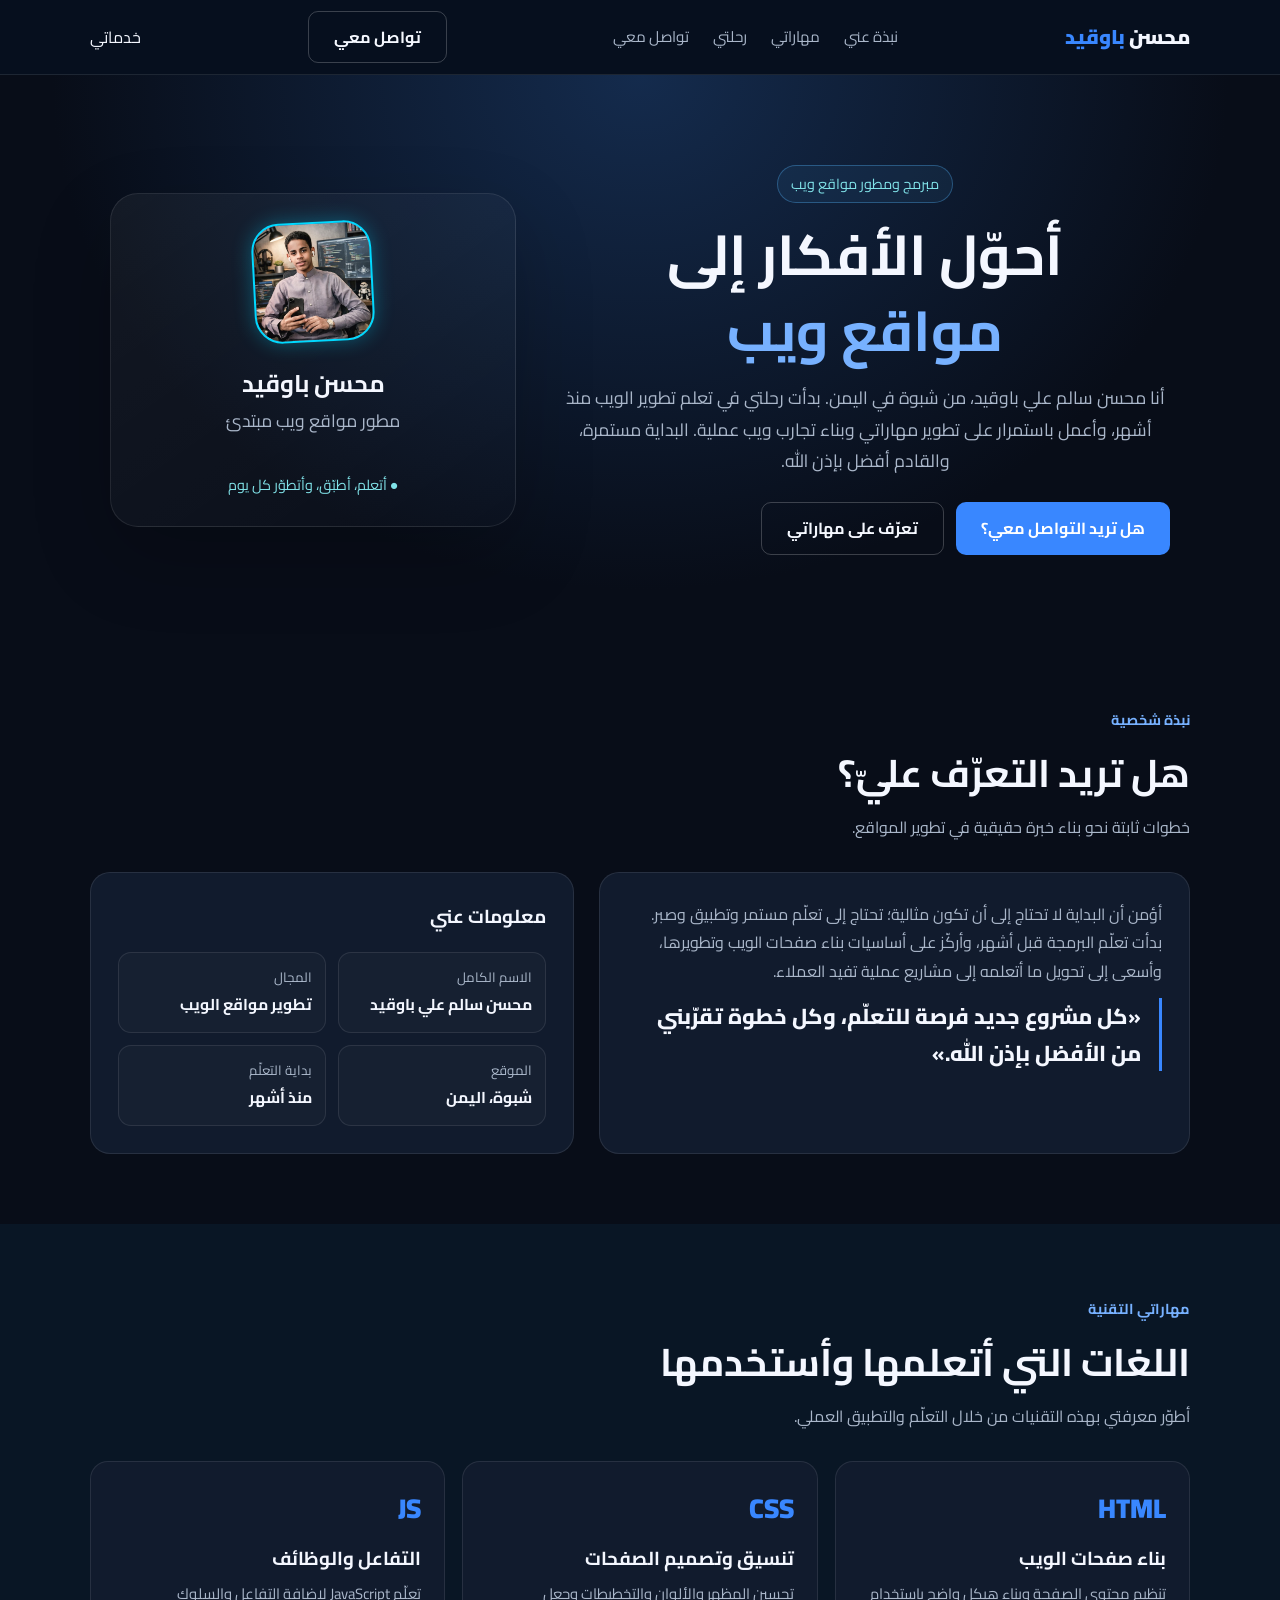
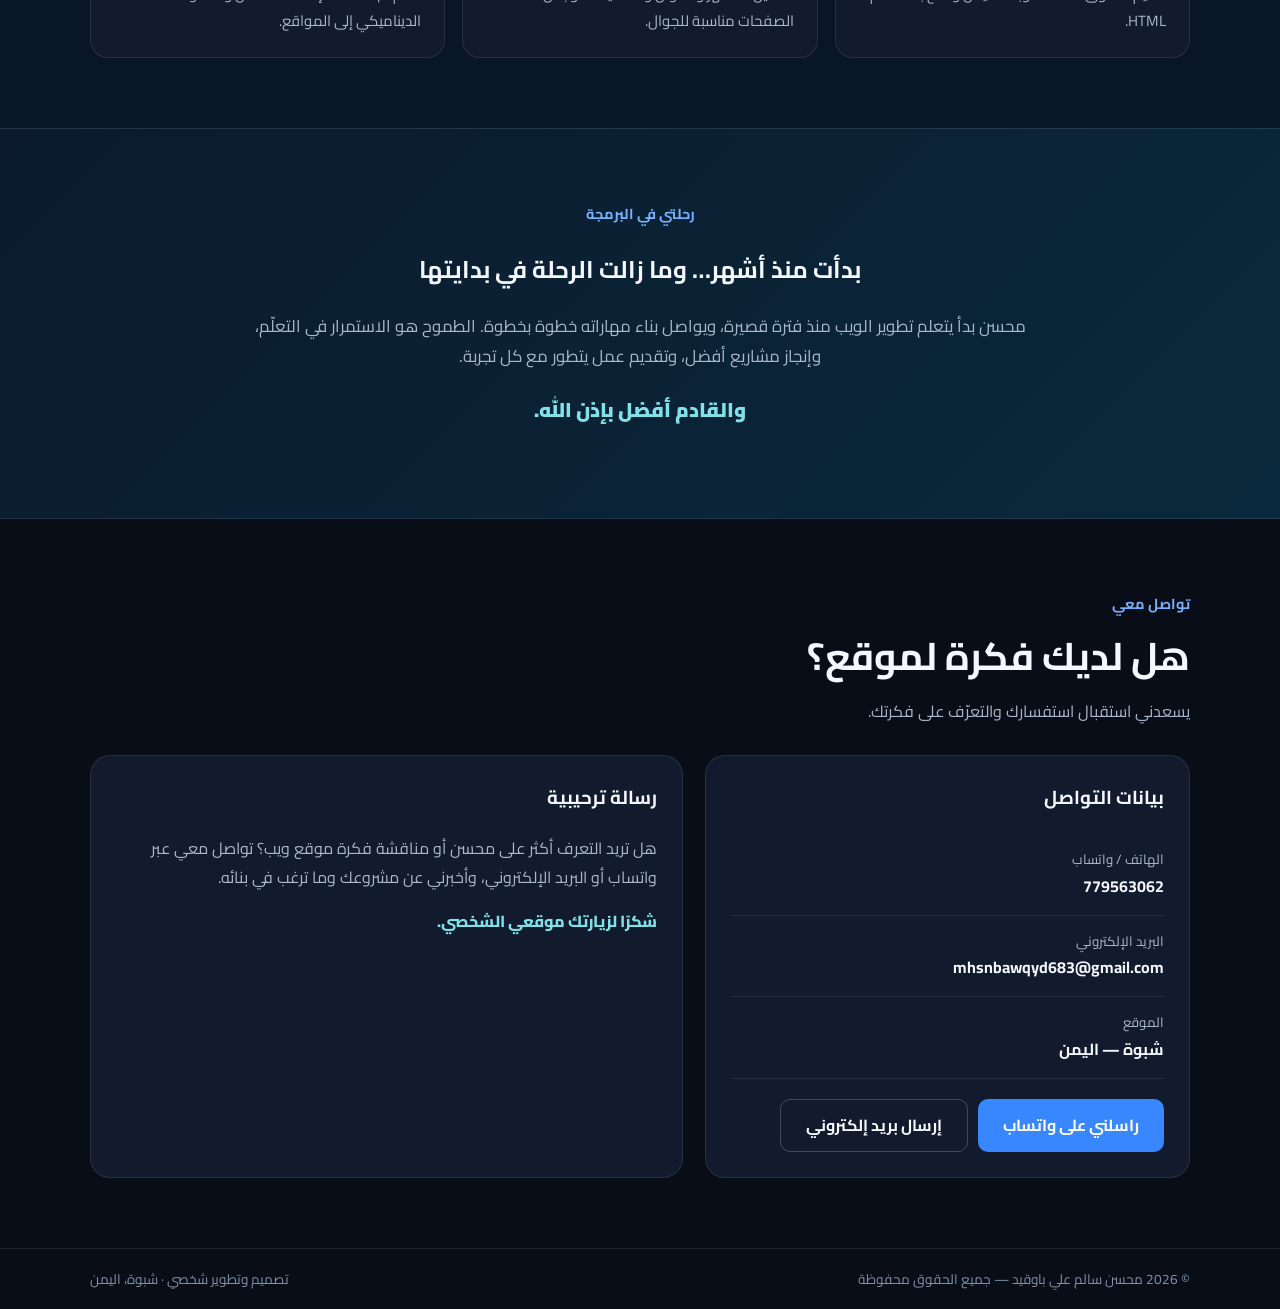
<file: index.html>
<!DOCTYPE html>
<html lang="ar" dir="rtl">
<head>
    <link rel="icon" type="image/png" href="شعار التبويب الموقع.jpg">
  <meta charset="UTF-8">
  <meta name="viewport" content="width=device-width, initial-scale=1.0">
  <meta name="description" content="محسن سالم علي باوقيد — مبرمج ومطور مواقع ويب من شبوة، اليمن.">
  <title>محسن باوقيد | مطور مواقع الويب</title>
  <style>
    :root{--bg:#07111f;--panel:#0d1b2e;--panel2:#10243b;--blue:#55b7ff;--cyan:#80e2e8;--white:#f5f8ff;--muted:#b3c0d2;--line:#ffffff18}
    *{box-sizing:border-box}
    html{scroll-behavior:smooth}
    body{margin:0;font-family:Tahoma,Arial,sans-serif;background:var(--bg);color:var(--white);line-height:1.85}
    a{color:inherit;text-decoration:none}
    .container{width:min(1100px,92%);margin:auto}
    header{position:sticky;top:0;z-index:5;background:#07111feF;border-bottom:1px solid var(--line);backdrop-filter:blur(12px)}
    .nav{display:flex;align-items:center;justify-content:space-between;gap:20px;min-height:74px}
    .logo{font-weight:900;font-size:1.25rem}.logo span{color:var(--blue)}
    nav{display:flex;gap:22px;font-size:.94rem;color:var(--muted)}
    nav a:hover{color:var(--cyan)}
    .button{display:inline-flex;align-items:center;justify-content:center;padding:11px 18px;border-radius:12px;font-weight:800;transition:.2s}
    .primary{background:linear-gradient(135deg,var(--blue),var(--cyan));color:#07111f}
    .secondary{border:1px solid #ffffff35;color:var(--white)}
    .hero{padding:90px 0 75px;position:relative;overflow:hidden;background:radial-gradient(ellipse at 10% 15%,#12436b77,transparent 38%),radial-gradient(ellipse at 90% 70%,#0c5b6760,transparent 35%)}
    .hero-grid{display:grid;grid-template-columns:1.2fr .8fr;gap:45px;align-items:center}
    .pill{display:inline-block;border:1px solid #55b7ff55;background:#55b7ff12;color:var(--cyan);padding:5px 13px;border-radius:100px;font-size:.9rem}
    h1{font-size:clamp(2.4rem,5.3vw,4.6rem);line-height:1.2;margin:18px 0}
    h1 span{color:var(--blue)}
    .hero p{font-size:1.1rem;color:var(--muted);max-width:620px}
    .actions{display:flex;gap:12px;flex-wrap:wrap;margin-top:25px}
    .profile-card{border:1px solid var(--line);background:linear-gradient(145deg,#ffffff0c,#ffffff03);border-radius:28px;padding:28px;min-height:310px;display:flex;flex-direction:column;justify-content:center;align-items:center;text-align:center;box-shadow:0 30px 80px #0003}
    .avatar{width:112px;height:112px;border-radius:30px;display:grid;place-items:center;font-size:2.8rem;font-weight:900;color:#07111f;background:linear-gradient(135deg,var(--blue),var(--cyan));transform:rotate(-3deg);margin-bottom:18px}
    .profile-card h2{margin:0;font-size:1.5rem}.profile-card p{margin:5px 0;color:var(--muted)}
    .status{margin-top:12px;color:var(--cyan);font-size:.9rem}
    section{padding:70px 0}
    .section-title{margin-bottom:30px}.eyebrow{color:var(--blue);font-weight:900}.section-title h2{font-size:clamp(1.8rem,3vw,2.5rem);margin:5px 0}.section-title p{color:var(--muted);margin:0}
    .about-grid{display:grid;grid-template-columns:1.1fr .9fr;gap:25px}
    .panel{background:var(--panel);border:1px solid var(--line);border-radius:20px;padding:27px}
    .panel p{color:var(--muted);margin:0 0 12px}
    .quote{font-size:1.35rem;font-weight:800;line-height:1.7;border-right:3px solid var(--blue);padding-right:18px}
    .facts{display:grid;grid-template-columns:1fr 1fr;gap:12px;margin-top:18px}
    .fact{background:#ffffff06;border:1px solid var(--line);border-radius:13px;padding:13px}
    .fact small{display:block;color:var(--muted)}.fact strong{font-size:.98rem}
    .skills{display:grid;grid-template-columns:repeat(3,1fr);gap:17px}
    .skill{background:var(--panel);border:1px solid var(--line);border-radius:18px;padding:23px;transition:transform .2s,border-color .2s}
    .skill:hover{transform:translateY(-4px);border-color:#55b7ff70}
    .skill .symbol{font-size:1.7rem;color:var(--blue);font-weight:900}
    .skill h3{margin:8px 0 5px}.skill p{color:var(--muted);font-size:.93rem;margin:0}
    .journey{background:linear-gradient(135deg,#0b1a2d,#0b293c);border-top:1px solid var(--line);border-bottom:1px solid var(--line)}
    .journey-inner{max-width:800px;margin:auto;text-align:center}.journey-inner p{color:var(--muted);font-size:1.05rem}
    .contact-grid{display:grid;grid-template-columns:.9fr 1.1fr;gap:22px}
    .contact-card{background:var(--panel);border:1px solid var(--line);border-radius:20px;padding:25px}
    .contact-row{padding:14px 0;border-bottom:1px solid var(--line);overflow-wrap:anywhere}
    .contact-row:last-child{border:0}.contact-row small{display:block;color:var(--muted)}.contact-row strong{direction:ltr;unicode-bidi:embed;display:inline-block}
    .contact-actions{display:flex;gap:10px;flex-wrap:wrap;margin-top:20px}
    footer{padding:25px 0;border-top:1px solid var(--line);color:var(--muted);font-size:.9rem}
    .footer-row{display:flex;justify-content:space-between;gap:12px;flex-wrap:wrap}
    @media(max-width:780px){nav{display:none}.hero{padding:60px 0}.hero-grid,.about-grid,.contact-grid{grid-template-columns:1fr}.profile-card{min-height:250px}.skills{grid-template-columns:1fr}.facts{grid-template-columns:1fr 1fr}section{padding:55px 0}}
.avatar {
  width: 120px;
  height: 120px;
  margin: 0 auto 20px;
  border-radius: 28px;
  overflow: hidden;
  border: 2px solid #00d9ff;
  box-shadow: 0 0 20px #00d9ff55;
}

.avatar img {
  width: 100%;
  height: 100%;
  object-fit: cover;
  display: block;
}

  </style>
  <link rel="stylesheet" href="services.css">
  <script ></script>
</head>
<body>
<header>
  <div class="container nav">
    <a href="#home" class="logo">محسن <span>باوقيد</span></a>
    <nav><a href="#about">نبذة عني</a><a href="#skills">مهاراتي</a><a href="#journey">رحلتي</a><a href="#contact">تواصل معي</a></nav>
    <a class="button secondary" href="#contact">تواصل معي</a>
    <a href="services.html">خدماتي</a>
  </div>
</header>

<main>
  <section class="hero" id="home">
    <div class="container hero-grid">
      <div>
        <span class="pill">مبرمج ومطور مواقع ويب</span>
        <h1>أحوّل الأفكار إلى<br><span>مواقع ويب</span></h1>
        <p>أنا محسن سالم علي باوقيد، من شبوة في اليمن. بدأت رحلتي في تعلم تطوير الويب منذ أشهر، وأعمل باستمرار على تطوير مهاراتي وبناء تجارب ويب عملية. البداية مستمرة، والقادم أفضل بإذن الله.</p>
        <div class="actions">
          <a class="button primary" href="#contact">هل تريد التواصل معي؟</a>
          <a class="button secondary" href="#skills">تعرّف على مهاراتي</a>
        </div>
      </div>
      <div class="profile-card">
        <div class="avatar">
  <img src="photo_2026-11-07_13-28-17.jpg" alt="محسن باوقيد">
</div>
        <h2>محسن باوقيد</h2>
        <p>مطور مواقع ويب مبتدئ</p>
        <div class="status">● أتعلم، أطبّق، وأتطوّر كل يوم</div>
      </div>
    </div>
  </section>

  <section id="about">
    <div class="container">
      <div class="section-title"><span class="eyebrow">نبذة شخصية</span><h2>هل تريد التعرّف عليّ؟</h2><p>خطوات ثابتة نحو بناء خبرة حقيقية في تطوير المواقع.</p></div>
      <div class="about-grid">
        <div class="panel">
          <p>أؤمن أن البداية لا تحتاج إلى أن تكون مثالية؛ تحتاج إلى تعلّم مستمر وتطبيق وصبر. بدأت تعلّم البرمجة قبل أشهر، وأركّز على أساسيات بناء صفحات الويب وتطويرها، وأسعى إلى تحويل ما أتعلمه إلى مشاريع عملية تفيد العملاء.</p>
          <div class="quote">«كل مشروع جديد فرصة للتعلّم، وكل خطوة تقرّبني من الأفضل بإذن الله.»</div>
        </div>
        <div class="panel">
          <h3 style="margin-top:0">معلومات عني</h3>
          <div class="facts">
            <div class="fact"><small>الاسم الكامل</small><strong>محسن سالم علي باوقيد</strong></div>
            <div class="fact"><small>المجال</small><strong>تطوير مواقع الويب</strong></div>
            <div class="fact"><small>الموقع</small><strong>شبوة، اليمن</strong></div>
            <div class="fact"><small>بداية التعلّم</small><strong>منذ أشهر</strong></div>
          </div>
        </div>
      </div>
    </div>
  </section>

  <section id="skills" style="background:#091625">
    <div class="container">
      <div class="section-title"><span class="eyebrow">مهاراتي التقنية</span><h2>اللغات التي أتعلمها وأستخدمها</h2><p>أطوّر معرفتي بهذه التقنيات من خلال التعلّم والتطبيق العملي.</p></div>
      <div class="skills">
        <article class="skill"><div class="symbol">HTML</div><h3>بناء صفحات الويب</h3><p>تنظيم محتوى الصفحة وبناء هيكل واضح باستخدام HTML.</p></article>
        <article class="skill"><div class="symbol">CSS</div><h3>تنسيق وتصميم الصفحات</h3><p>تحسين المظهر والألوان والتخطيطات وجعل الصفحات مناسبة للجوال.</p></article>
        <article class="skill"><div class="symbol">JS</div><h3>التفاعل والوظائف</h3><p>تعلّم JavaScript لإضافة التفاعل والسلوك الديناميكي إلى المواقع.</p></article>
      </div>
    </div>
  </section>

  <section class="journey" id="journey">
    <div class="container journey-inner">
      <span class="eyebrow">رحلتي في البرمجة</span>
      <h2>بدأت منذ أشهر… وما زالت الرحلة في بدايتها</h2>
      <p>محسن بدأ يتعلم تطوير الويب منذ فترة قصيرة، ويواصل بناء مهاراته خطوة بخطوة. الطموح هو الاستمرار في التعلّم، وإنجاز مشاريع أفضل، وتقديم عمل يتطور مع كل تجربة.</p>
      <p style="color:var(--cyan);font-weight:900;font-size:1.25rem">والقادم أفضل بإذن الله.</p>
    </div>
  </section>

  <section id="contact">
    <div class="container">
      <div class="section-title"><span class="eyebrow">تواصل معي</span><h2>هل لديك فكرة لموقع؟</h2><p>يسعدني استقبال استفسارك والتعرّف على فكرتك.</p></div>
      <div class="contact-grid">
        <div class="contact-card">
          <h3 style="margin-top:0">بيانات التواصل</h3>
          <div class="contact-row"><small>الهاتف / واتساب</small><strong>779563062</strong></div>
          <div class="contact-row"><small>البريد الإلكتروني</small><strong style="text-transform:none">mhsnbawqyd683@gmail.com</strong></div>
          <div class="contact-row"><small>الموقع</small><strong style="direction:rtl">شبوة — اليمن</strong></div>
          <div class="contact-actions">
            <a class="button primary" href="https://wa.me/96779563062" target="_blank" rel="noopener">راسلني على واتساب</a>
            <a class="button secondary" href="mailto:mhsnbawqyd683@gmail.com">إرسال بريد إلكتروني</a>
          </div>
        </div>
        <div class="contact-card">
          <h3 style="margin-top:0">رسالة ترحيبية</h3>
          <p style="color:var(--muted)">هل تريد التعرف أكثر على محسن أو مناقشة فكرة موقع ويب؟ تواصل معي عبر واتساب أو البريد الإلكتروني، وأخبرني عن مشروعك وما ترغب في بنائه.</p>
          <p style="color:var(--cyan);font-weight:800">شكرًا لزيارتك موقعي الشخصي.</p>
        </div>
      </div>
    </div>
  </section>
</main>
<footer>
  <div class="container footer-row">
    <span>© <span id="year"></span> محسن سالم علي باوقيد — جميع الحقوق محفوظة</span>
    <span>تصميم وتطوير شخصي · شبوة، اليمن</span>
  </div>
</footer>
<script>document.getElementById("year").textContent = new Date().getFullYear();</script>
</body>
</html>
</file>
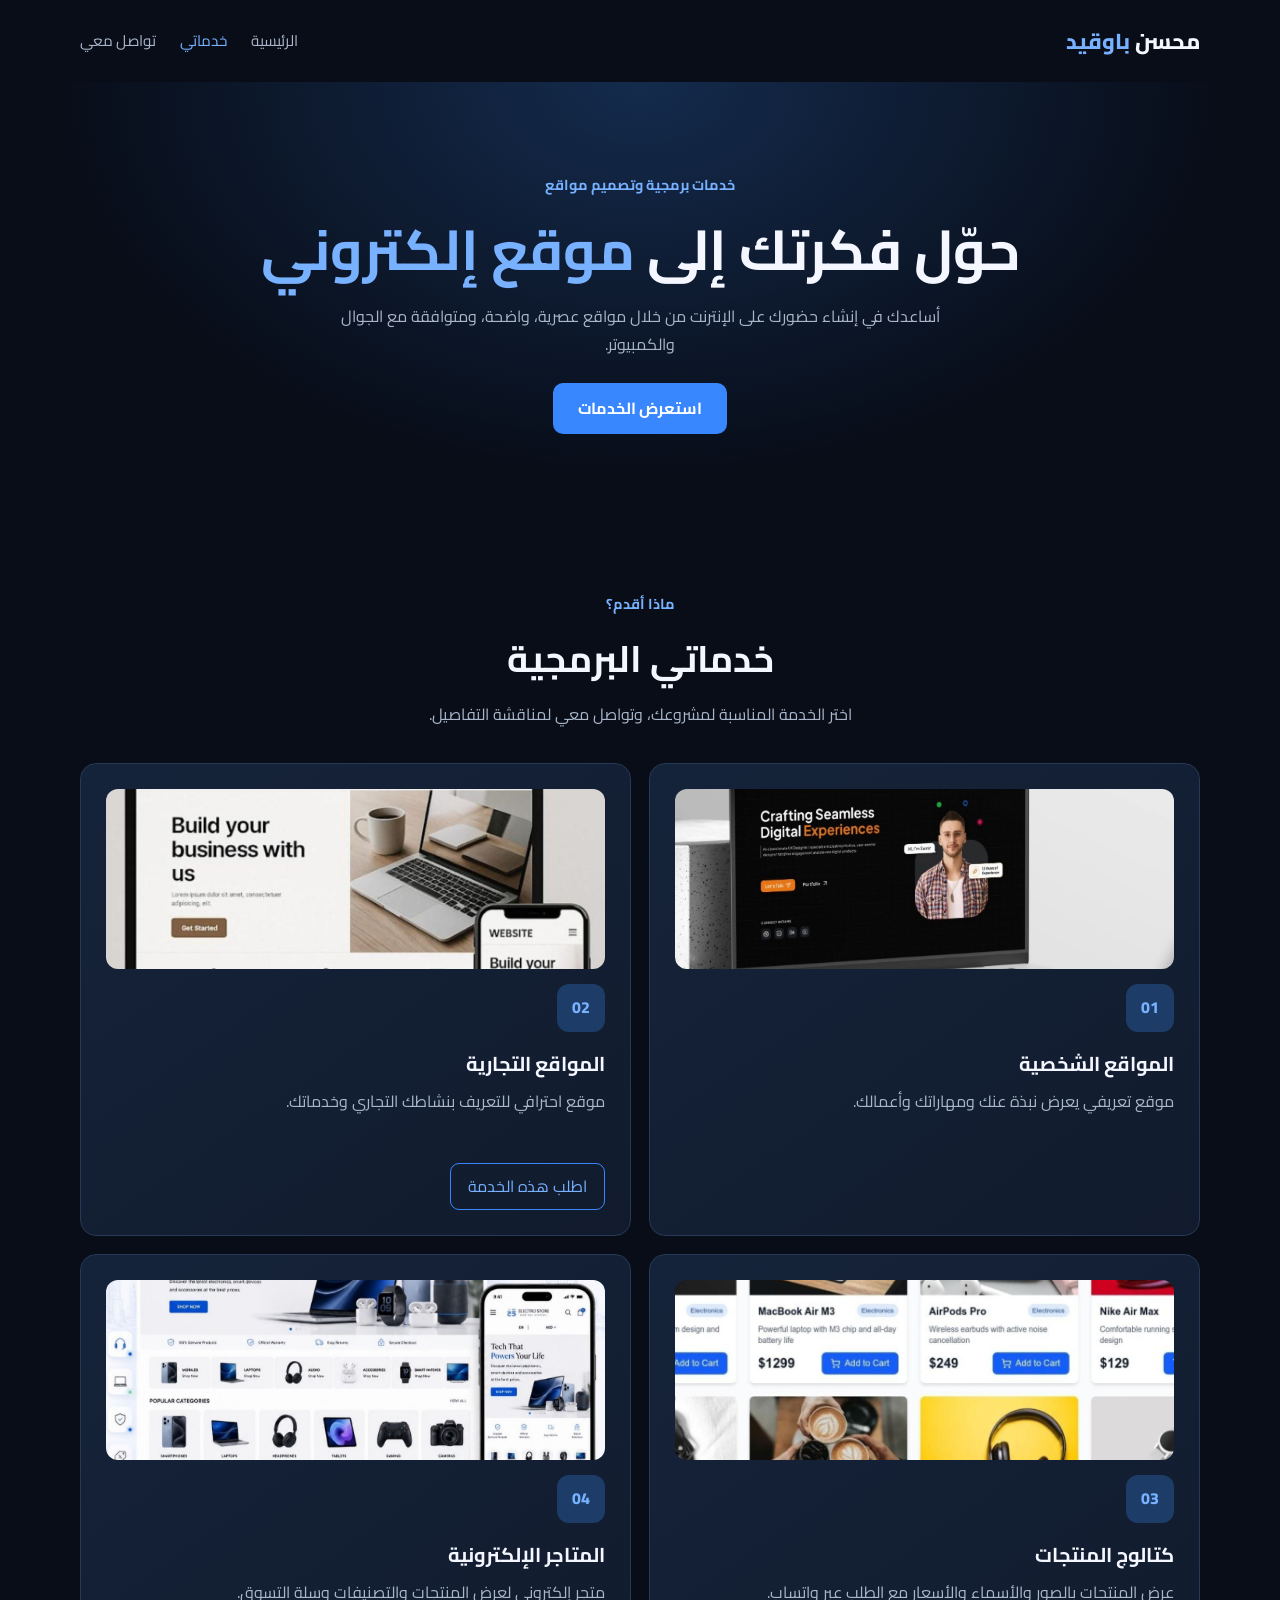
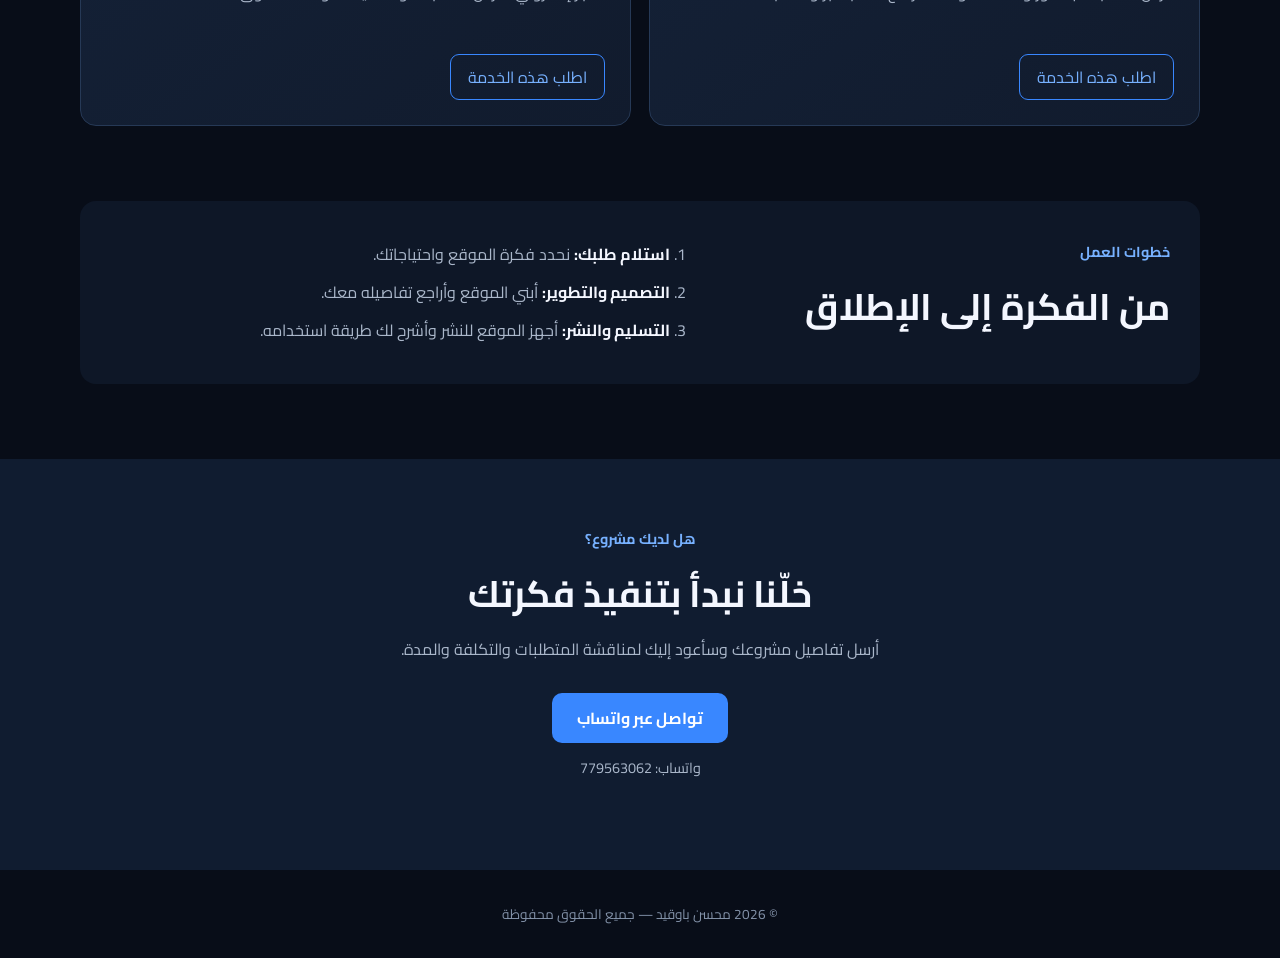
<file: services.html>
<!DOCTYPE html>
<html lang="ar" dir="rtl">
<head>
  <link rel="icon" type="image/png" href="شعار التبويب الموقع.jpg">
  <meta charset="UTF-8">
  <meta name="viewport" content="width=device-width, initial-scale=1.0">
  <meta name="description" content="خدمات محسن باوقيد في تصميم وتطوير المواقع والمتاجر الإلكترونية.">
  <title>خدماتي البرمجية | محسن باوقيد</title>
  <link rel="stylesheet" href="services.css">
</head>
<body>
  <header class="site-header">
    <a class="brand" href="index.html">محسن <span>باوقيد</span></a>
    <nav aria-label="القائمة الرئيسية">
      <a href="مبرمج  محسن.html">الرئيسية</a>
      <a class="active" href="services.html">خدماتي</a>
      <a href="#contact">تواصل معي</a>
    </nav>
  </header>

  <main>
    <section class="hero">
      <span class="eyebrow">خدمات برمجية وتصميم مواقع</span>
      <h1>حوّل فكرتك إلى <span>موقع إلكتروني</span></h1>
      <p>أساعدك في إنشاء حضورك على الإنترنت من خلال مواقع عصرية، واضحة، ومتوافقة مع الجوال والكمبيوتر.</p>
      <a class="button primary" href="#services">استعرض الخدمات</a>
    </section>

    <section class="section" id="services">
      <div class="section-heading">
        <span class="eyebrow">ماذا أقدم؟</span>
        <h2>خدماتي البرمجية</h2>
        <p>اختر الخدمة المناسبة لمشروعك، وتواصل معي لمناقشة التفاصيل.</p>
      </div>

      <div class="services-grid">
      <article class="service-card">

    <img src="صوره موقع شخصي.jpg"
         alt="المواقع الشخصية"
         class="service-image">

    <div class="service-icon">01</div>

    <h3>المواقع الشخصية</h3>

    <p>موقع تعريفي يعرض نبذة عنك ومهاراتك وأعمالك.</p>

</article>

        <article class="service-card">
  <img src="م تجاري.jpg"
       alt="تصميم المواقع التجارية"
       class="service-image">

  <div class="service-icon">02</div>
  <h3>المواقع التجارية</h3>
  <p>موقع احترافي للتعريف بنشاطك التجاري وخدماتك.</p>
  <button class="order-button" data-service="تصميم موقع تجاري">اطلب هذه الخدمة</button>
</article>

        <article class="service-card">
  <img src="كتلوج منتجات.jpg"
       alt="كتالوج المنتجات"
       class="service-image">

  <div class="service-icon">03</div>
  <h3>كتالوج المنتجات</h3>
  <p>عرض المنتجات بالصور والأسماء والأسعار مع الطلب عبر واتساب.</p>
  <button class="order-button" data-service="إنشاء كتالوج منتجات">اطلب هذه الخدمة</button>
</article>
      <article class="service-card">
  <img src="متجر اكتروني.jpg"
       alt="المتاجر الإلكترونية"
       class="service-image">

  <div class="service-icon">04</div>
  <h3>المتاجر الإلكترونية</h3>
  <p>متجر إلكتروني لعرض المنتجات والتصنيفات وسلة التسوق.</p>
  <button class="order-button" data-service="إنشاء متجر إلكتروني">اطلب هذه الخدمة</button>
</article>
        
      </div>
    </section>

    <section class="process">
      <div>
        <span class="eyebrow">خطوات العمل</span>
        <h2>من الفكرة إلى الإطلاق</h2>
      </div>
      <ol>
        <li><strong>استلام طلبك:</strong> نحدد فكرة الموقع واحتياجاتك.</li>
        <li><strong>التصميم والتطوير:</strong> أبني الموقع وأراجع تفاصيله معك.</li>
        <li><strong>التسليم والنشر:</strong> أجهز الموقع للنشر وأشرح لك طريقة استخدامه.</li>
      </ol>
    </section>

    <section class="contact" id="contact">
      <span class="eyebrow">هل لديك مشروع؟</span>
      <h2>خلّنا نبدأ بتنفيذ فكرتك</h2>
      <p>أرسل تفاصيل مشروعك وسأعود إليك لمناقشة المتطلبات والتكلفة والمدة.</p>
      <a class="button primary" id="contactButton" href="https://wa.me/967779563062" target="_blank" rel="noopener">تواصل عبر واتساب</a>
      <p class="phone">واتساب: 779563062</p>
    </section>
  </main>

  <footer>
    <p>© <span id="year"></span> محسن باوقيد — جميع الحقوق محفوظة</p>
  </footer>
  <script src="services.js"></script>
</body>
</html>
</file>
<file: services.css>
@import url('https://fonts.googleapis.com/css2?family=Cairo:wght@400;500;600;700;800&display=swap');

:root {
  --bg: #080d18;
  --panel: #111b2d;
  --panel-light: #15233a;
  --text: #f4f7ff;
  --muted: #aab7ca;
  --blue: #3987ff;
  --blue-light: #77b1ff;
}
* { box-sizing: border-box; }
html { scroll-behavior: smooth; }
body {
  margin: 0; background: var(--bg); color: var(--text);
  font-family: 'Cairo', Tahoma, sans-serif; line-height: 1.8;
}
a { color: inherit; text-decoration: none; }
.site-header {
  width: min(1120px, 92%); margin: auto; min-height: 82px;
  display: flex; align-items: center; justify-content: space-between; gap: 20px;
}
.brand { font-size: 1.35rem; font-weight: 800; }
.brand span, .hero h1 span { color: var(--blue-light); }
nav { display: flex; gap: 24px; color: var(--muted); font-size: .95rem; }
nav a:hover, nav a.active { color: var(--blue-light); }
.hero {
  min-height: 430px; padding: 90px 5% 80px; text-align: center;
  display: flex; flex-direction: column; align-items: center; justify-content: center;
  background: radial-gradient(ellipse at top, #142b4d 0%, var(--bg) 65%);
}
.eyebrow { color: var(--blue-light); font-weight: 700; font-size: .9rem; }
.hero h1 { font-size: clamp(2rem, 5vw, 3.5rem); line-height: 1.35; margin: 14px 0; }
.hero p, .section-heading p, .contact p { color: var(--muted); max-width: 650px; margin: 0 auto 24px; }
.button {
  display: inline-flex; align-items: center; justify-content: center;
  padding: 11px 25px; border-radius: 10px; font-weight: 700; transition: .2s;
}
.primary { background: var(--blue); color: white; }
.primary:hover { background: #236fe0; transform: translateY(-2px); }
.section { width: min(1120px, 92%); margin: 75px auto; }
.section-heading { text-align: center; margin-bottom: 34px; }
.section-heading h2, .process h2, .contact h2 { font-size: clamp(1.7rem, 4vw, 2.3rem); margin: 8px 0; }
.services-grid { display: grid; grid-template-columns: repeat(2, 1fr); gap: 18px; }
.service-card {
  background: linear-gradient(145deg, var(--panel-light), var(--panel));
  border: 1px solid #263956; border-radius: 16px; padding: 25px;
}
.service-icon {
  width: 48px; height: 48px; display: grid; place-items: center;
  border-radius: 12px; background: #1d3d68; color: var(--blue-light); font-weight: 800;
}
.service-card h3 { margin: 14px 0 5px; font-size: 1.25rem; }
.service-card p { color: var(--muted); min-height: 58px; margin: 0 0 18px; }
.order-button {
  border: 1px solid var(--blue); color: var(--blue-light); background: transparent;
  padding: 8px 17px; border-radius: 9px; font: inherit; cursor: pointer;
}
.order-button:hover { background: var(--blue); color: white; }
.process {
  width: min(1120px, 92%); margin: 75px auto; padding: 30px;
  border-radius: 16px; background: #0e1727; display: grid;
  grid-template-columns: 1fr 1.3fr; gap: 30px; align-items: center;
}
.process ol { margin: 0; padding-right: 22px; color: var(--muted); }
.process li { margin: 9px 0; }
.process strong { color: var(--text); }
.contact { text-align: center; padding: 65px 5%; background: #101c30; }
.contact .button { margin-top: 5px; }
.phone { margin-top: 12px !important; font-size: .9rem; }
footer { text-align: center; padding: 18px; color: #8392a9; font-size: .85rem; }
@media (max-width: 650px) {
  .site-header { flex-direction: column; justify-content: center; padding: 14px 0; }
  nav { gap: 16px; flex-wrap: wrap; justify-content: center; }
  .hero { min-height: 370px; padding-top: 65px; }
  .services-grid, .process { grid-template-columns: 1fr; }
  .service-card p { min-height: 0; }
  .process { padding: 24px; }
}
.service-image {
    width: 100%;
    height: 190px;
    object-fit: cover;
    border-radius: 12px;
    margin-bottom: 15px;
    display: block;
}
.service-image {
  width: 100%;
  height: 180px;
  object-fit: cover;
  border-radius: 12px;
  display: block;
  margin-bottom: 15px;
}
</file>
